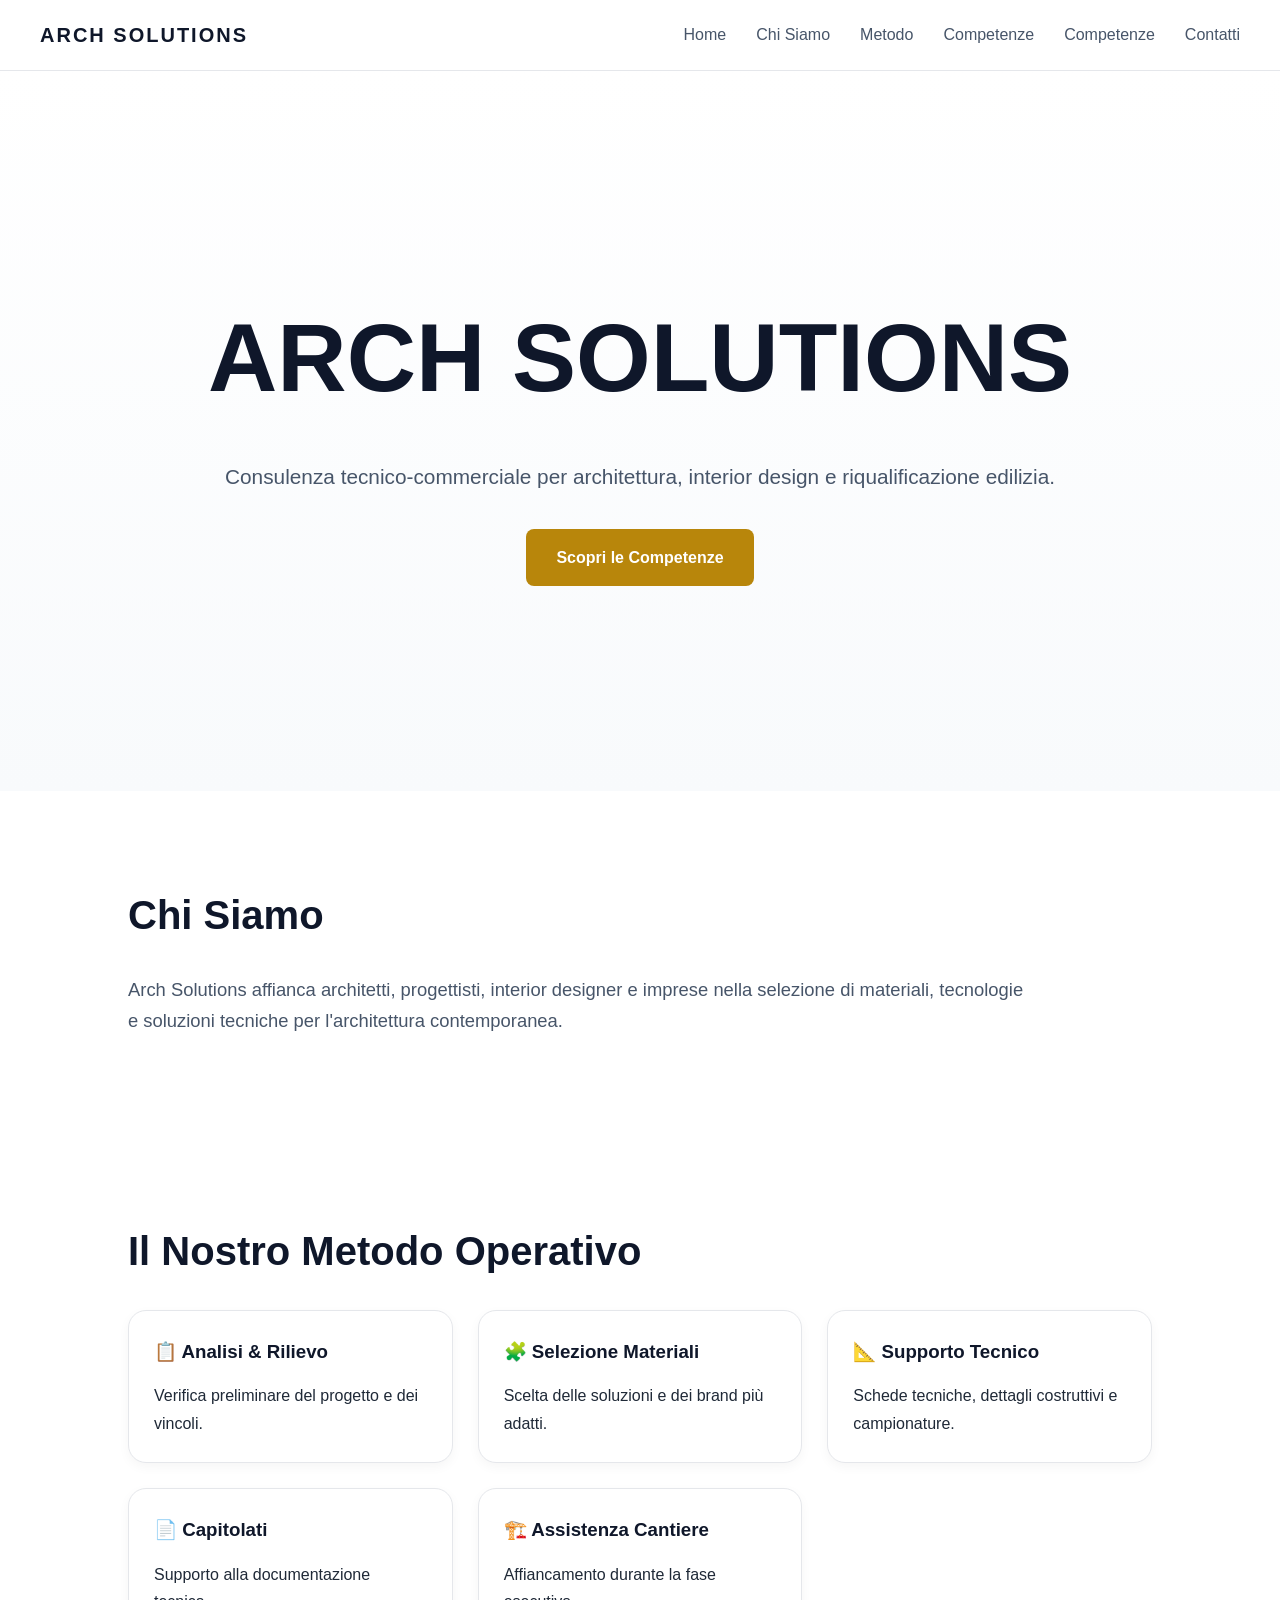
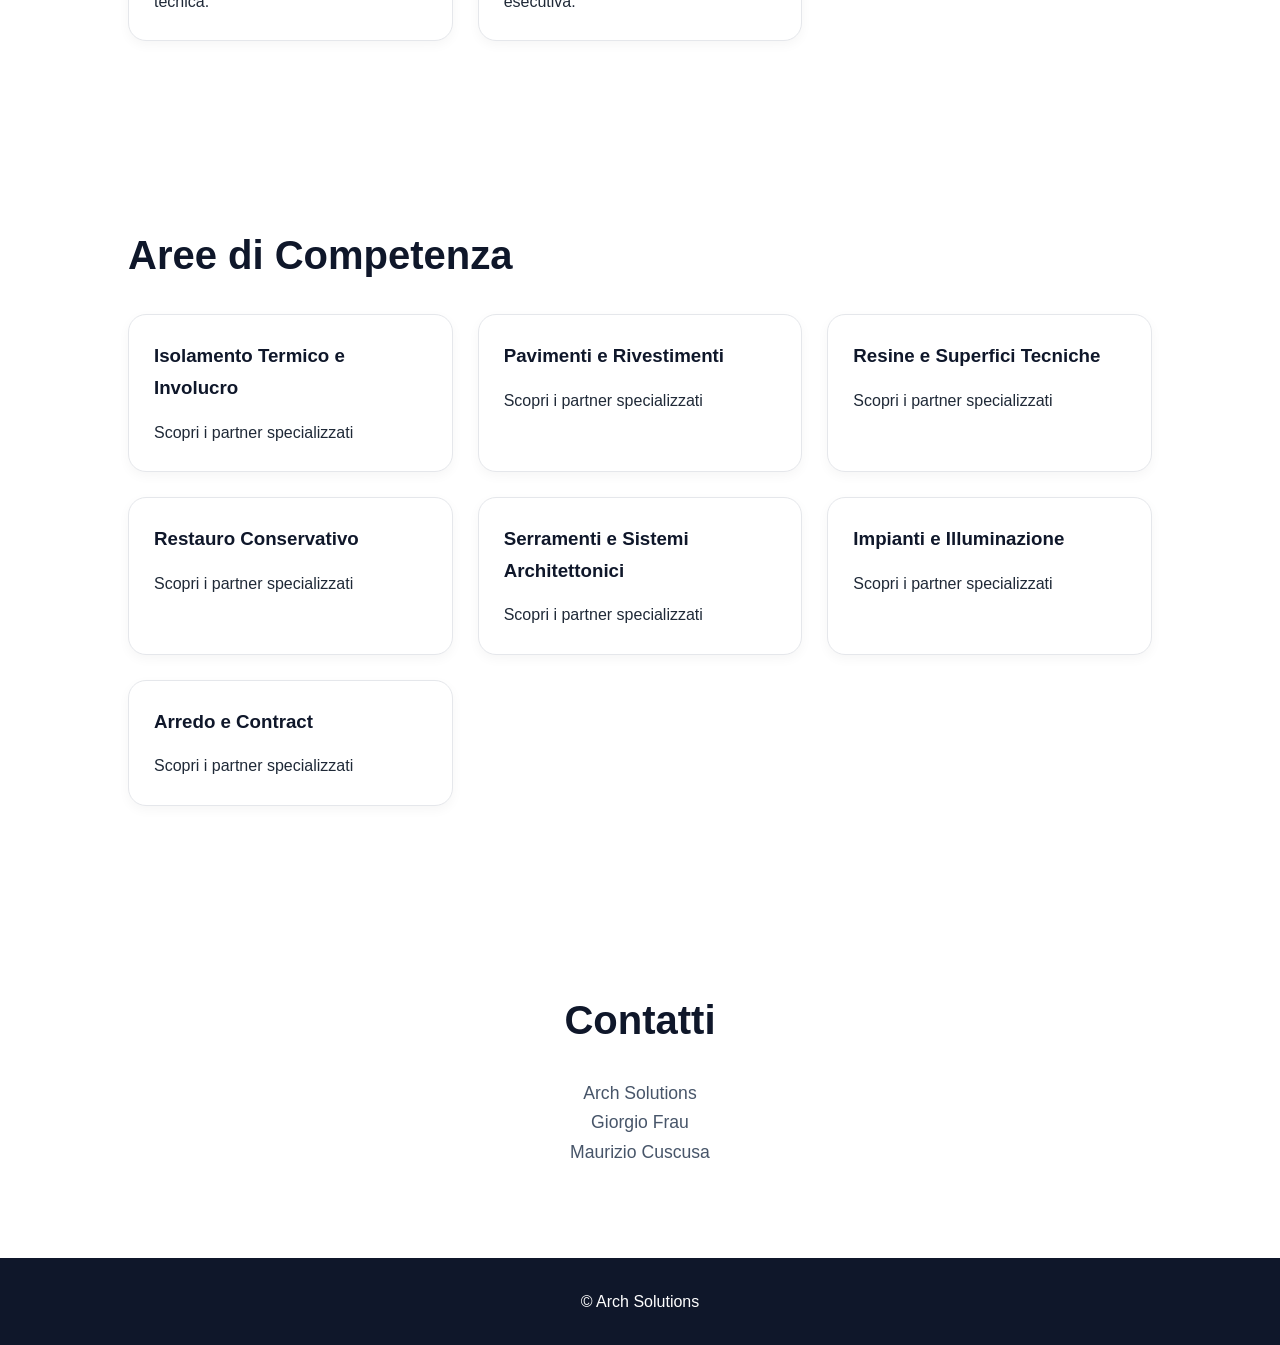
<file: index.html>
<!DOCTYPE html>
<html lang="it">

<head>

    <meta charset="UTF-8">

    <meta name="viewport"
          content="width=device-width, initial-scale=1.0">

    <title>Arch Solutions</title>

    <link rel="stylesheet"
          href="style.css">

</head>

<body>

<header class="site-header">

    <div class="container">

        <a href="#home"
           class="logo">

            ARCH SOLUTIONS

        </a>

        <nav aria-label="Navigazione principale">

            <ul class="menu">

                <li>
                    <a href="#home">Home</a>
                </li>

                <li>
                    <a href="#chi-siamo">Chi Siamo</a>
                </li>

                <li>
                    <a href="#metodo">Metodo</a>
                </li>

                <li>
                    <a href="#competenze">Competenze</a>
                </li>

                <li>
                    <a href="#competenze">Competenze</a>
                </li>

                <li>
                    <a href="#contatti">Contatti</a>
                </li>

            </ul>

        </nav>

    </div>

</header>

<!-- HERO -->

<section
    id="home"
    class="hero">

    <div class="hero-content">

        <h1>

            ARCH SOLUTIONS

        </h1>

        <p>

            Consulenza tecnico-commerciale
            per architettura,
            interior design
            e riqualificazione edilizia.

        </p>

        <a href="#competenze"
           class="cta-button">

            Scopri le Competenze

        </a>

    </div>

</section>

<!-- CHI SIAMO -->

<section id="chi-siamo">

    <h2>

        Chi Siamo

    </h2>

    <p>

        Arch Solutions affianca architetti,
        progettisti, interior designer
        e imprese nella selezione di
        materiali, tecnologie e soluzioni
        tecniche per l'architettura
        contemporanea.

    </p>

</section>

<!-- METODO -->

<section id="metodo">

    <h2>

        Il Nostro Metodo Operativo

    </h2>

    <div class="cards">

        <div class="card">

            <h3>
                📋 Analisi & Rilievo
            </h3>

            <p>
                Verifica preliminare del
                progetto e dei vincoli.
            </p>

        </div>

        <div class="card">

            <h3>
                🧩 Selezione Materiali
            </h3>

            <p>
                Scelta delle soluzioni
                e dei brand più adatti.
            </p>

        </div>

        <div class="card">

            <h3>
                📐 Supporto Tecnico
            </h3>

            <p>
                Schede tecniche,
                dettagli costruttivi
                e campionature.
            </p>

        </div>

        <div class="card">

            <h3>
                📄 Capitolati
            </h3>

            <p>
                Supporto alla
                documentazione tecnica.
            </p>

        </div>

        <div class="card">

            <h3>
                🏗️ Assistenza Cantiere
            </h3>

            <p>
                Affiancamento durante
                la fase esecutiva.
            </p>

        </div>

    </div>

</section>

<!-- AREE -->

<section id="competenze">

    <h2>
        Aree di Competenza
    </h2>

    <div class="cards">

        <div
            class="card area-card"
            onclick="filterByArea('Isolamento Termico e Involucro')">

            <h3>
                Isolamento Termico e Involucro
            </h3>

            <p>
                Scopri i partner specializzati
            </p>

        </div>

        <div
            class="card area-card"
            onclick="filterByArea('Pavimenti e Rivestimenti')">

            <h3>
                Pavimenti e Rivestimenti
            </h3>

            <p>
                Scopri i partner specializzati
            </p>

        </div>

        <div
            class="card area-card"
            onclick="filterByArea('Resine e Superfici Tecniche')">

            <h3>
                Resine e Superfici Tecniche
            </h3>

            <p>
                Scopri i partner specializzati
            </p>

        </div>

        <div
            class="card area-card"
            onclick="filterByArea('Restauro Conservativo')">

            <h3>
                Restauro Conservativo
            </h3>

            <p>
                Scopri i partner specializzati
            </p>

        </div>

        <div
            class="card area-card"
            onclick="filterByArea('Serramenti e Sistemi Architettonici')">

            <h3>
                Serramenti e Sistemi Architettonici
            </h3>

            <p>
                Scopri i partner specializzati
            </p>

        </div>

        <div
            class="card area-card"
            onclick="filterByArea('Impianti e Illuminazione')">

            <h3>
                Impianti e Illuminazione
            </h3>

            <p>
                Scopri i partner specializzati
            </p>

        </div>

        <div
            class="card area-card"
            onclick="filterByArea('Arredo e Contract')">

            <h3>
                Arredo e Contract
            </h3>

            <p>
                Scopri i partner specializzati
            </p>

        </div>

    </div>

</section>

<!-- PARTNER -->

<section
    id="partner"
    style="display:none;">

    <h2 id="partner-title">

        Partner Area

    </h2>

    <div id="partner-grid"></div>

</section>

<!-- CONTATTI -->

<section id="contatti">

    <h2>

        Contatti

    </h2>

    <p>

        Arch Solutions

    </p>

    <p>

        Giorgio Frau<br>
        Maurizio Cuscusa

    </p>

</section>

<footer>

    <p>

        © Arch Solutions

    </p>

</footer>

<script src="companies.js"></script>

<script src="script.js"></script>

</body>

</html>
</file>
<file: style.css>
/* ==========================
   RESET
========================== */

*{
    margin:0;
    padding:0;
    box-sizing:border-box;
}

html{
    scroll-behavior:smooth;
}

body{

    font-family:
    "Segoe UI",
    Arial,
    sans-serif;

    color:#1f2937;

    background:#ffffff;

    line-height:1.7;
}


/* ==========================
   HEADER
========================== */

.site-header{

    position:sticky;

    top:0;

    background:#ffffff;

    border-bottom:
    1px solid #e5e7eb;

    z-index:1000;
}

.container{

    max-width:1400px;

    margin:0 auto;

    display:flex;

    align-items:center;

    justify-content:space-between;

    padding:18px 40px;
}

.logo{

    text-decoration:none;

    color:#0f172a;

    font-size:1.25rem;

    font-weight:700;

    letter-spacing:2px;
}

.menu{

    display:flex;

    gap:30px;

    list-style:none;
}

.menu a{

    text-decoration:none;

    color:#475569;

    font-weight:500;

    transition:.3s;
}

.menu a:hover{

    color:#b8860b;
}


/* ==========================
   SEZIONI
========================== */

section{

    padding:
    90px 10%;
}

section h2{

    font-size:2.5rem;

    color:#0f172a;

    margin-bottom:25px;
}


/* ==========================
   HERO
========================== */

.hero{

    min-height:80vh;

    display:flex;

    align-items:center;

    justify-content:center;

    text-align:center;

    background:
    linear-gradient(
    180deg,
    #ffffff,
    #f8fafc
    );
}

.hero-content{

    max-width:900px;
}

.hero h1{

    font-size:clamp(
        3rem,
        8vw,
        6rem
    );

    color:#0f172a;

    margin-bottom:20px;
}

.hero p{

    font-size:1.3rem;

    color:#475569;

    margin-bottom:35px;
}

.cta-button{

    display:inline-block;

    background:#b8860b;

    color:#ffffff;

    text-decoration:none;

    padding:15px 30px;

    border-radius:8px;

    font-weight:600;

    transition:.3s;
}

.cta-button:hover{

    background:#946c08;
}


/* ==========================
   CHI SIAMO
========================== */

#chi-siamo p{

    max-width:900px;

    font-size:1.15rem;

    color:#475569;
}


/* ==========================
   CARDS
========================== */

.cards{

    display:grid;

    grid-template-columns:
    repeat(
    auto-fit,
    minmax(250px,1fr)
    );

    gap:25px;
}

.card{

    background:#ffffff;

    border:
    1px solid #e5e7eb;

    border-radius:18px;

    padding:25px;

    transition:.3s;

    box-shadow:
    0 4px 12px rgba(
        0,
        0,
        0,
        0.04
    );
}

.card:hover{

    transform:
    translateY(-5px);

    box-shadow:
    0 15px 35px rgba(
        0,
        0,
        0,
        0.08
    );
}

.card h3{

    margin-bottom:15px;

    color:#0f172a;
}


/* ==========================
   PARTNER
========================== */

#partner{

    background:#f8fafc;
}

#partner-grid{

    display:grid;

    grid-template-columns:
    repeat(
    auto-fit,
    minmax(280px,1fr)
    );

    gap:25px;

    margin-top:40px;
}

.partner-card{

    background:#ffffff;

    border-radius:18px;

    padding:25px;

    border:
    1px solid #e5e7eb;

    transition:.3s;
}

.partner-card:hover{

    transform:
    translateY(-4px);

    box-shadow:
    0 15px 35px rgba(
        0,
        0,
        0,
        0.08
    );
}

.partner-card h3{

    color:#0f172a;

    margin-bottom:10px;
}

.partner-card p{

    color:#64748b;
}


/* ==========================
   CONTATTI
========================== */

#contatti{

    text-align:center;
}

#contatti p{

    font-size:1.1rem;

    color:#475569;
}


/* ==========================
   FOOTER
========================== */

footer{

    text-align:center;

    padding:30px;

    background:#0f172a;

    color:#ffffff;
}


/* ==========================
   ACCESSIBILITÀ
========================== */

a:focus{

    outline:3px solid #b8860b;

    outline-offset:4px;
}


/* ==========================
   MOBILE
========================== */

@media(max-width:768px){

    .container{

        flex-direction:column;

        gap:20px;

        padding:20px;
    }

    .menu{

        flex-wrap:wrap;

        justify-content:center;

        gap:15px;
    }

    section{

        padding:70px 25px;
    }

    .hero h1{

        font-size:3rem;
    }

    .hero p{

        font-size:1.05rem;
    }

    section h2{

        font-size:2rem;
    }

}
/* ==========================
   FILTRI PARTNER
========================== */

.partner-tools{

    display:flex;

    gap:20px;

    flex-wrap:wrap;

    margin:30px 0;
}

.partner-tools input,
.partner-tools select{

    padding:14px 16px;

    border:1px solid #d1d5db;

    border-radius:10px;

    font-size:1rem;

    min-width:260px;
}

.partner-tools input:focus,
.partner-tools select:focus{

    outline:3px solid #b8860b;

    outline-offset:2px;
}
</file>
